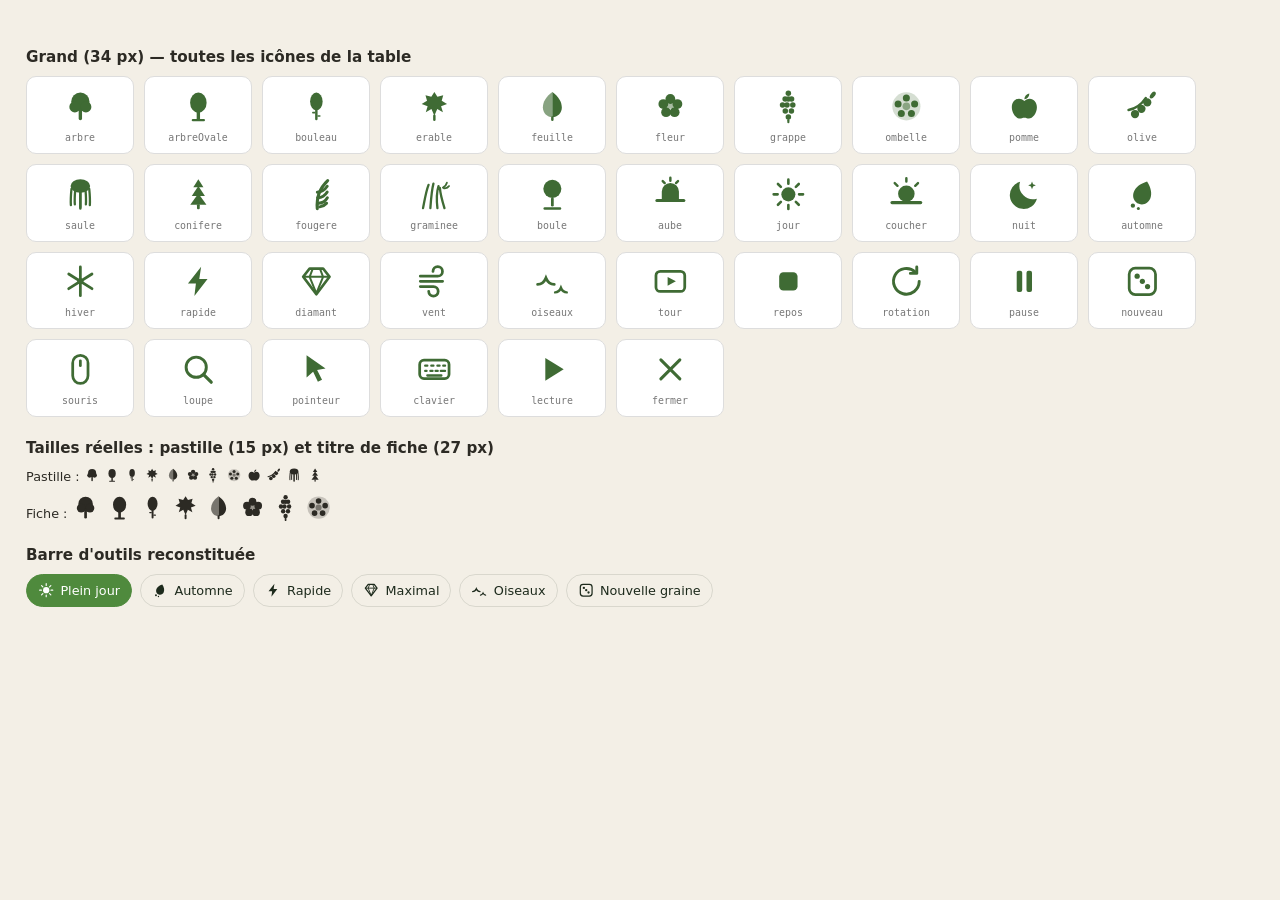
<file: test/icones.html>
<!doctype html>
<html lang="fr"><head><meta charset="utf-8"><title>Planche d'icônes</title>
<link rel="stylesheet" href="../arbres.css">
<style>
  body { margin: 0; padding: 26px; background: #f3efe6; font-family: "Open Sans", system-ui, sans-serif; color: #2c2a24; }
  h2 { font-size: .95rem; margin: 22px 0 10px; }
  .planche { display: flex; flex-wrap: wrap; gap: 10px; }
  .cas { width: 108px; background: #fff; border: 1px solid #ddd; border-radius: 10px; padding: 10px 8px; text-align: center; }
  .cas .grand { font-size: 34px; color: #3f6b34; line-height: 1.2; }
  .cas .petit { font-size: 15px; color: #2c2a24; line-height: 1.6; }
  .cas code { display: block; font-size: .62rem; color: #777; margin-top: 4px; }
  .bareme { font-size: .8rem; }
  .rangee { display: flex; gap: 8px; flex-wrap: wrap; margin-top: 8px; }
</style></head>
<body>
  <h2>Grand (34 px) — toutes les icônes de la table</h2>
  <div class="planche" id="planche"></div>
  <h2>Tailles réelles : pastille (15 px) et titre de fiche (27 px)</h2>
  <div class="bareme" id="bareme"></div>
  <h2>Barre d'outils reconstituée</h2>
  <div class="rangee" id="barre"></div>
<script src="../three.min.js"></script>
<script src="../arbres-core.js"></script>
<script src="../arbres-ui.js"></script>
<script>
  const U = window.ARBRES_UI;
  const noms = Object.keys(U.ICONES);
  document.getElementById('planche').innerHTML = noms.map(n =>
    '<div class="cas"><div class="grand">' + U.icone(n, '34px') + '</div><code>' + n + '</code></div>').join('');
  document.getElementById('bareme').innerHTML =
    '<div>Pastille : ' + noms.slice(0, 12).map(n => '<span style="font-size:15px">' + U.icone(n) + '</span> ').join('') + '</div>' +
    '<div style="margin-top:8px">Fiche : ' + noms.slice(0, 8).map(n => '<span style="font-size:27px">' + U.icone(n) + '</span> ').join('') + '</div>';
  document.getElementById('barre').innerHTML =
    '<button class="bouton-outil actif"><span class="icone">' + U.icone('jour') + '</span><span>Plein jour</span></button>' +
    '<button class="bouton-outil"><span class="icone">' + U.icone('automne') + '</span><span>Automne</span></button>' +
    '<button class="bouton-outil"><span class="icone">' + U.icone('rapide') + '</span><span>Rapide</span></button>' +
    '<button class="bouton-outil"><span class="icone">' + U.icone('diamant') + '</span><span>Maximal</span></button>' +
    '<button class="bouton-outil"><span class="icone">' + U.icone('oiseaux') + '</span><span>Oiseaux</span></button>' +
    '<button class="bouton-outil"><span class="icone">' + U.icone('nouveau') + '</span><span>Nouvelle graine</span></button>';
</script>
</body></html>
</file>
<file: arbres.css>
/* =============================================================================
   arbres.css — habillage commun (jardin, galerie, fiches d'espèce)
   ========================================================================== */
:root {
  --fond: #e8eee6;
  --encre: #1d2a1c;
  --encre-douce: #4a5a45;
  --carte: rgba(255, 255, 255, .82);
  --carte-bord: rgba(28, 46, 28, .12);
  --accent: #4f8a3d;
  --accent-doux: rgba(79, 138, 61, .14);
  --ombre: 0 6px 26px rgba(20, 32, 18, .16), 0 1px 3px rgba(20, 32, 18, .12);
  --rayon: 16px;
  --serif: 'Iowan Old Style', 'Palatino Linotype', Palatino, Georgia, 'Times New Roman', serif;
  --sans: system-ui, -apple-system, 'Segoe UI', Roboto, 'Helvetica Neue', sans-serif;
}
@media (prefers-color-scheme: dark) {
  :root {
    --fond: #10170f;
    --encre: #eaf1e6;
    --encre-douce: #b3c1ab;
    --carte: rgba(20, 30, 19, .76);
    --carte-bord: rgba(220, 240, 210, .14);
    --accent: #8fc46a;
    --accent-doux: rgba(143, 196, 106, .16);
    --ombre: 0 8px 30px rgba(0, 0, 0, .5), 0 1px 3px rgba(0, 0, 0, .4);
  }
}
* { box-sizing: border-box; }
html, body { height: 100%; margin: 0; }
body {
  font-family: var(--sans);
  color: var(--encre);
  background: var(--fond);
  overflow: hidden;
  -webkit-font-smoothing: antialiased;
}
body.page-jardin > canvas, body.page-espece > canvas {
  position: fixed; inset: 0; width: 100%; height: 100%; touch-action: none; display: block;
}
canvas:focus-visible { outline: 2px solid var(--accent); }

/* ----------------------------------------------------------- en-tête ----- */
.entete {
  position: fixed; top: 18px; left: 18px; z-index: 5;
  max-width: min(30rem, calc(100vw - 36px));
  padding: 14px 20px 16px;
  background: var(--carte);
  border: 1px solid var(--carte-bord);
  border-radius: var(--rayon);
  box-shadow: var(--ombre);
  backdrop-filter: blur(14px) saturate(1.2);
  -webkit-backdrop-filter: blur(14px) saturate(1.2);
}
.entete h1 {
  margin: 0 0 4px; font-family: var(--serif); font-size: clamp(1.15rem, 2.4vw, 1.6rem);
  letter-spacing: .01em; font-weight: 600;
}
.entete p { margin: 0; font-size: .84rem; line-height: 1.45; color: var(--encre-douce); }

/* ------------------------------------------------------- barre d'outils -- */
.barre-outils {
  position: fixed; top: 18px; right: 18px; z-index: 6;
  display: flex; flex-direction: column; gap: 10px;
  max-height: calc(100vh - 36px); overflow: auto;
  padding: 12px;
  background: var(--carte);
  border: 1px solid var(--carte-bord);
  border-radius: var(--rayon);
  box-shadow: var(--ombre);
  backdrop-filter: blur(14px) saturate(1.2);
  -webkit-backdrop-filter: blur(14px) saturate(1.2);
  scrollbar-width: thin;
}
.groupe-outils { display: flex; flex-direction: column; gap: 6px; }
.etiquette {
  font-size: .68rem; text-transform: uppercase; letter-spacing: .12em;
  color: var(--encre-douce); font-weight: 600;
}
.rangee-boutons { display: flex; flex-wrap: wrap; gap: 6px; }
.bouton-outil {
  display: inline-flex; align-items: center; gap: 6px;
  padding: 7px 11px; font: inherit; font-size: .8rem; color: var(--encre);
  background: transparent; border: 1px solid var(--carte-bord); border-radius: 999px;
  cursor: pointer; transition: background .16s, border-color .16s, transform .16s;
}
.bouton-outil:hover { background: var(--accent-doux); border-color: var(--accent); }
.bouton-outil:active { transform: scale(.97); }
.bouton-outil.actif { background: var(--accent); border-color: var(--accent); color: #fff; }
.bouton-outil.actif .icone { filter: none; }
.bouton-outil .icone { font-size: .95rem; line-height: 1; }
.origine { margin: 6px 0 0; font-size: .82rem; color: var(--encre-douce, #5b5b50); display: flex; flex-wrap: wrap; gap: 6px; align-items: center; }
.origine .lien { font-size: .82rem; }
.ico { width: 1.08em; height: 1.08em; vertical-align: -.16em; flex: none; }

/* ------------------------------------------------------------- panneaux -- */
.panneau {
  position: fixed; z-index: 5;
  background: var(--carte);
  border: 1px solid var(--carte-bord);
  border-radius: var(--rayon);
  box-shadow: var(--ombre);
  backdrop-filter: blur(14px) saturate(1.2);
  -webkit-backdrop-filter: blur(14px) saturate(1.2);
  padding: 14px 16px;
}
.panneau h2 { margin: 0 0 10px; font-family: var(--serif); font-size: 1rem; font-weight: 600; }
.panneau-essences {
  left: 18px; bottom: 18px; width: min(19rem, calc(100vw - 36px));
  max-height: min(44vh, 30rem); overflow: auto;
}
.panneau-essences ul { list-style: none; margin: 0; padding: 0; display: flex; flex-direction: column; gap: 3px; }
.panneau-essences button {
  width: 100%; display: flex; align-items: center; gap: 9px;
  padding: 6px 9px; font: inherit; font-size: .84rem; text-align: left;
  color: var(--encre); background: transparent; border: 0; border-radius: 9px; cursor: pointer;
}
.panneau-essences button:hover { background: var(--accent-doux); }
.panneau-essences .vignette { font-size: 1.05rem; }
.panneau-essences .nom { flex: 1; }
.panneau-essences .badge {
  font-size: .72rem; color: var(--encre-douce);
  background: var(--accent-doux); border-radius: 999px; padding: 1px 8px;
}

.panneau-fiche { right: 18px; bottom: 18px; width: min(23rem, calc(100vw - 36px)); }
.panneau-fiche .fermer {
  position: absolute; top: 10px; right: 10px; width: 26px; height: 26px;
  border: 0; border-radius: 50%; background: var(--accent-doux); color: var(--encre);
  cursor: pointer; font-size: .8rem; line-height: 1;
}
.panneau-fiche .fermer:hover { background: var(--accent); color: #fff; }
.fiche-titre { display: flex; gap: 10px; align-items: flex-start; margin-bottom: 4px; }
.fiche-titre .vignette { font-size: 1.7rem; line-height: 1.1; }
.fiche-titre h2 { margin: 0; }
.latin { margin: 0; font-style: italic; font-size: .78rem; color: var(--encre-douce); }
.famille {
  display: inline-block; margin: 6px 0 8px; padding: 2px 9px;
  font-size: .7rem; text-transform: uppercase; letter-spacing: .09em;
  background: var(--accent-doux); border-radius: 999px; color: var(--encre-douce);
}
.panneau-fiche p { font-size: .84rem; line-height: 1.5; margin: 0 0 10px; }
.mesures { display: grid; grid-template-columns: 1fr 1fr; gap: 6px 12px; margin: 0 0 12px; }
.mesures div { display: flex; justify-content: space-between; gap: 8px; font-size: .78rem; }
.mesures dt { color: var(--encre-douce); }
.mesures dd { margin: 0; font-weight: 600; }
.fiche-actions { display: flex; gap: 8px; }
.bouton-action {
  flex: 1; padding: 9px 12px; font: inherit; font-size: .82rem; cursor: pointer;
  color: #fff; background: var(--accent); border: 1px solid var(--accent); border-radius: 10px;
}
.bouton-action:hover { filter: brightness(1.06); }
.bouton-action.secondaire { color: var(--encre); background: transparent; border-color: var(--carte-bord); }
.bouton-action.secondaire:hover { background: var(--accent-doux); }

/* ------------------------------------------------------------- divers --- */
.infobulle {
  position: fixed; z-index: 8; pointer-events: none;
  padding: 6px 10px; font-size: .8rem; line-height: 1.3;
  background: var(--carte); border: 1px solid var(--carte-bord); border-radius: 10px;
  box-shadow: var(--ombre); backdrop-filter: blur(10px);
}
.infobulle b { display: block; }
.infobulle i { color: var(--encre-douce); font-size: .72rem; }

.coin {
  position: fixed; left: 50%; transform: translateX(-50%); bottom: 16px; z-index: 4;
  padding: 6px 12px; font-size: .74rem; color: var(--encre-douce);
  background: var(--carte); border: 1px solid var(--carte-bord); border-radius: 999px;
  box-shadow: var(--ombre); backdrop-filter: blur(10px); white-space: nowrap;
}
.coin b { color: var(--encre); }

.aide {
  position: fixed; bottom: 58px; left: 50%; transform: translateX(-50%);
  z-index: 4; display: flex; gap: 16px; flex-wrap: wrap; justify-content: center;
  padding: 8px 16px; font-size: .76rem; color: var(--encre-douce);
  background: var(--carte); border: 1px solid var(--carte-bord); border-radius: 999px;
  box-shadow: var(--ombre); backdrop-filter: blur(10px);
  opacity: 1; transition: opacity .8s ease; pointer-events: none;
}
.aide.disparait { opacity: 0; }
.aide span { white-space: nowrap; }

/* --------------------------------------------------------- chargement --- */
.chargement {
  position: fixed; inset: 0; z-index: 20; display: grid; place-items: center;
  background: linear-gradient(180deg, rgba(232, 238, 230, .92), rgba(232, 238, 230, .97));
  backdrop-filter: blur(6px);
}
@media (prefers-color-scheme: dark) {
  .chargement { background: linear-gradient(180deg, rgba(16, 23, 15, .92), rgba(16, 23, 15, .98)); }
}
.chargement[hidden] { display: none; }
.chargement-boite { width: min(30rem, calc(100vw - 48px)); text-align: center; }
.chargement-boite h2 { margin: 0 0 6px; font-family: var(--serif); font-weight: 600; }
.chargement-boite p { margin: 0 0 14px; font-size: .84rem; color: var(--encre-douce); min-height: 1.3em; }
.jauge { height: 8px; background: var(--accent-doux); border-radius: 999px; overflow: hidden; }
.jauge-remplie {
  height: 100%; width: 0%; border-radius: 999px;
  background: linear-gradient(90deg, #6fae4c, #a6d16a);
  transition: width .2s ease;
}
.pourcentage { margin-top: 8px !important; font-variant-numeric: tabular-nums; }

/* ---------------------------------------------------------- page fiche -- */
.page-espece .pied {
  position: fixed; left: 18px; bottom: 18px; z-index: 5;
  display: flex; gap: 10px; align-items: center; flex-wrap: wrap;
  padding: 12px 16px; background: var(--carte); border: 1px solid var(--carte-bord);
  border-radius: var(--rayon); box-shadow: var(--ombre); backdrop-filter: blur(14px);
  max-width: min(34rem, calc(100vw - 36px));
}
.page-espece .pied p { margin: 0; font-size: .82rem; color: var(--encre-douce); }
.lien {
  color: var(--encre); text-decoration: none; font-size: .82rem;
  padding: 7px 12px; border: 1px solid var(--carte-bord); border-radius: 999px;
}
.lien:hover { background: var(--accent-doux); border-color: var(--accent); }
.galerie-liens { display: flex; gap: 8px; flex-wrap: wrap; margin-top: 10px; }

/* -------------------------------------------------------- page galerie -- */
body.page-galerie { overflow: auto; }
.page-galerie .entete, .page-galerie .barre-outils { position: fixed; }
.mise-en-page { max-width: 1280px; margin: 0 auto; padding: 120px 20px 80px; }
.vue-3d {
  position: sticky; top: 92px; z-index: 3;
  height: min(52vh, 30rem); border-radius: var(--rayon); overflow: hidden;
  border: 1px solid var(--carte-bord); box-shadow: var(--ombre); background: #cfe2ee;
}
.vue-3d canvas { width: 100% !important; height: 100% !important; }
.grille {
  margin-top: 22px; display: grid; gap: 14px;
  grid-template-columns: repeat(auto-fill, minmax(15.5rem, 1fr));
}
.carte-espece {
  text-align: left; font: inherit; color: var(--encre); cursor: pointer;
  padding: 14px 16px 16px; background: var(--carte); border: 1px solid var(--carte-bord);
  border-radius: var(--rayon); box-shadow: var(--ombre); transition: transform .18s, border-color .18s;
}
.carte-espece:hover { transform: translateY(-2px); border-color: var(--accent); }
.carte-espece.actif { border-color: var(--accent); box-shadow: 0 0 0 2px var(--accent-doux), var(--ombre); }
.carte-espece h3 { margin: 0; font-family: var(--serif); font-size: 1.02rem; display: flex; gap: 8px; align-items: baseline; }
.carte-espece .latin { margin: 2px 0 8px; }
.carte-espece p { margin: 0; font-size: .8rem; line-height: 1.45; color: var(--encre-douce); }
.carte-espece .puce {
  display: inline-block; margin-top: 10px; font-size: .68rem; letter-spacing: .08em;
  text-transform: uppercase; color: var(--encre-douce);
  background: var(--accent-doux); border-radius: 999px; padding: 2px 9px;
}
.filtres { display: flex; gap: 8px; flex-wrap: wrap; margin-top: 18px; }

/* -------------------------------------------------------------- mobile -- */
@media (max-width: 780px) {
  .aide { display: none; }
  .entete { top: 12px; left: 12px; padding: 11px 14px; }
  .entete p { display: none; }
  .barre-outils {
    top: auto; bottom: 12px; left: 12px; right: 12px; flex-direction: row;
    max-height: none; overflow-x: auto; padding: 8px;
  }
  .groupe-outils { flex-direction: row; align-items: center; }
  .etiquette { display: none; }
  .panneau-essences { display: none; }
  .panneau-fiche { left: 12px; right: 12px; bottom: 76px; width: auto; }
  .coin { bottom: 68px; }
  .page-espece .pied { left: 12px; right: 12px; bottom: 12px; }
}
@media (prefers-reduced-motion: reduce) {
  * { transition: none !important; animation: none !important; }
}
/* pages anciennes : renvoi vers les nouvelles */
.redirection { display: grid; place-items: center; height: 100vh; text-align: center; }
</file>
